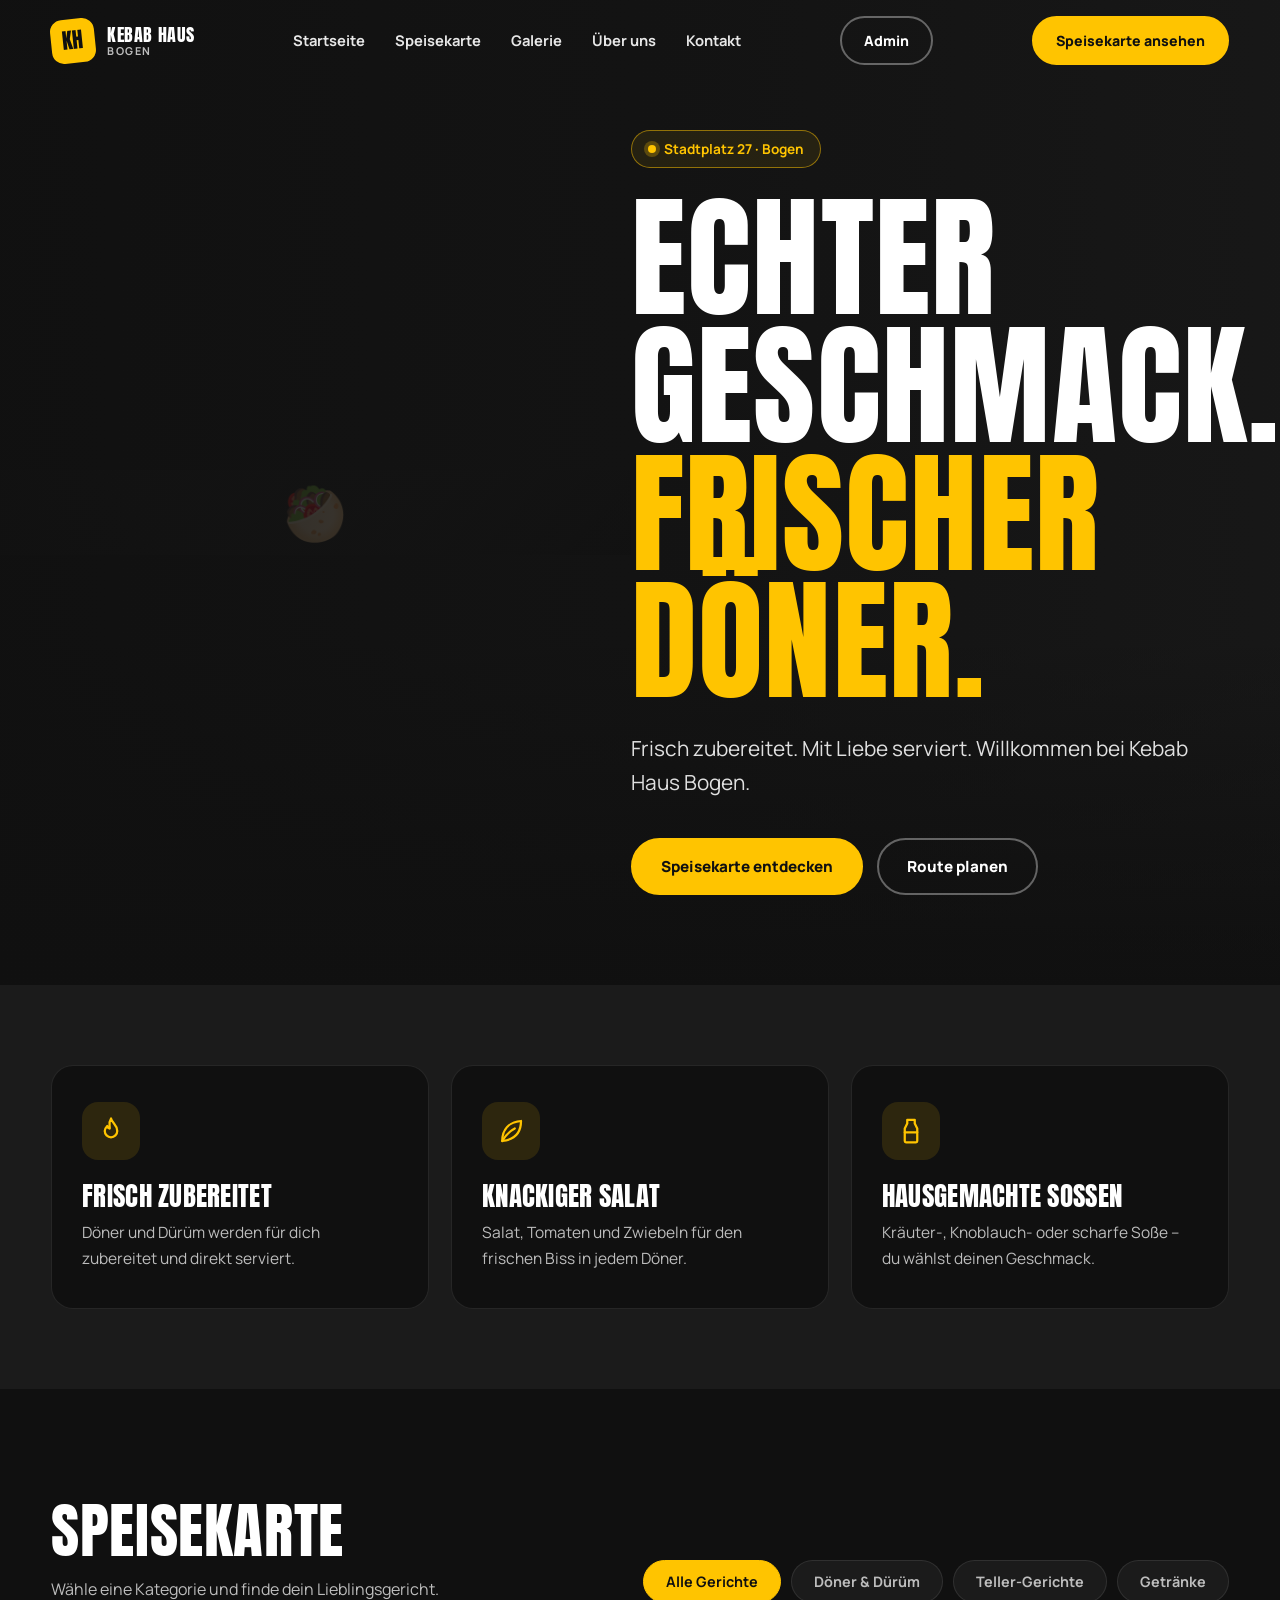
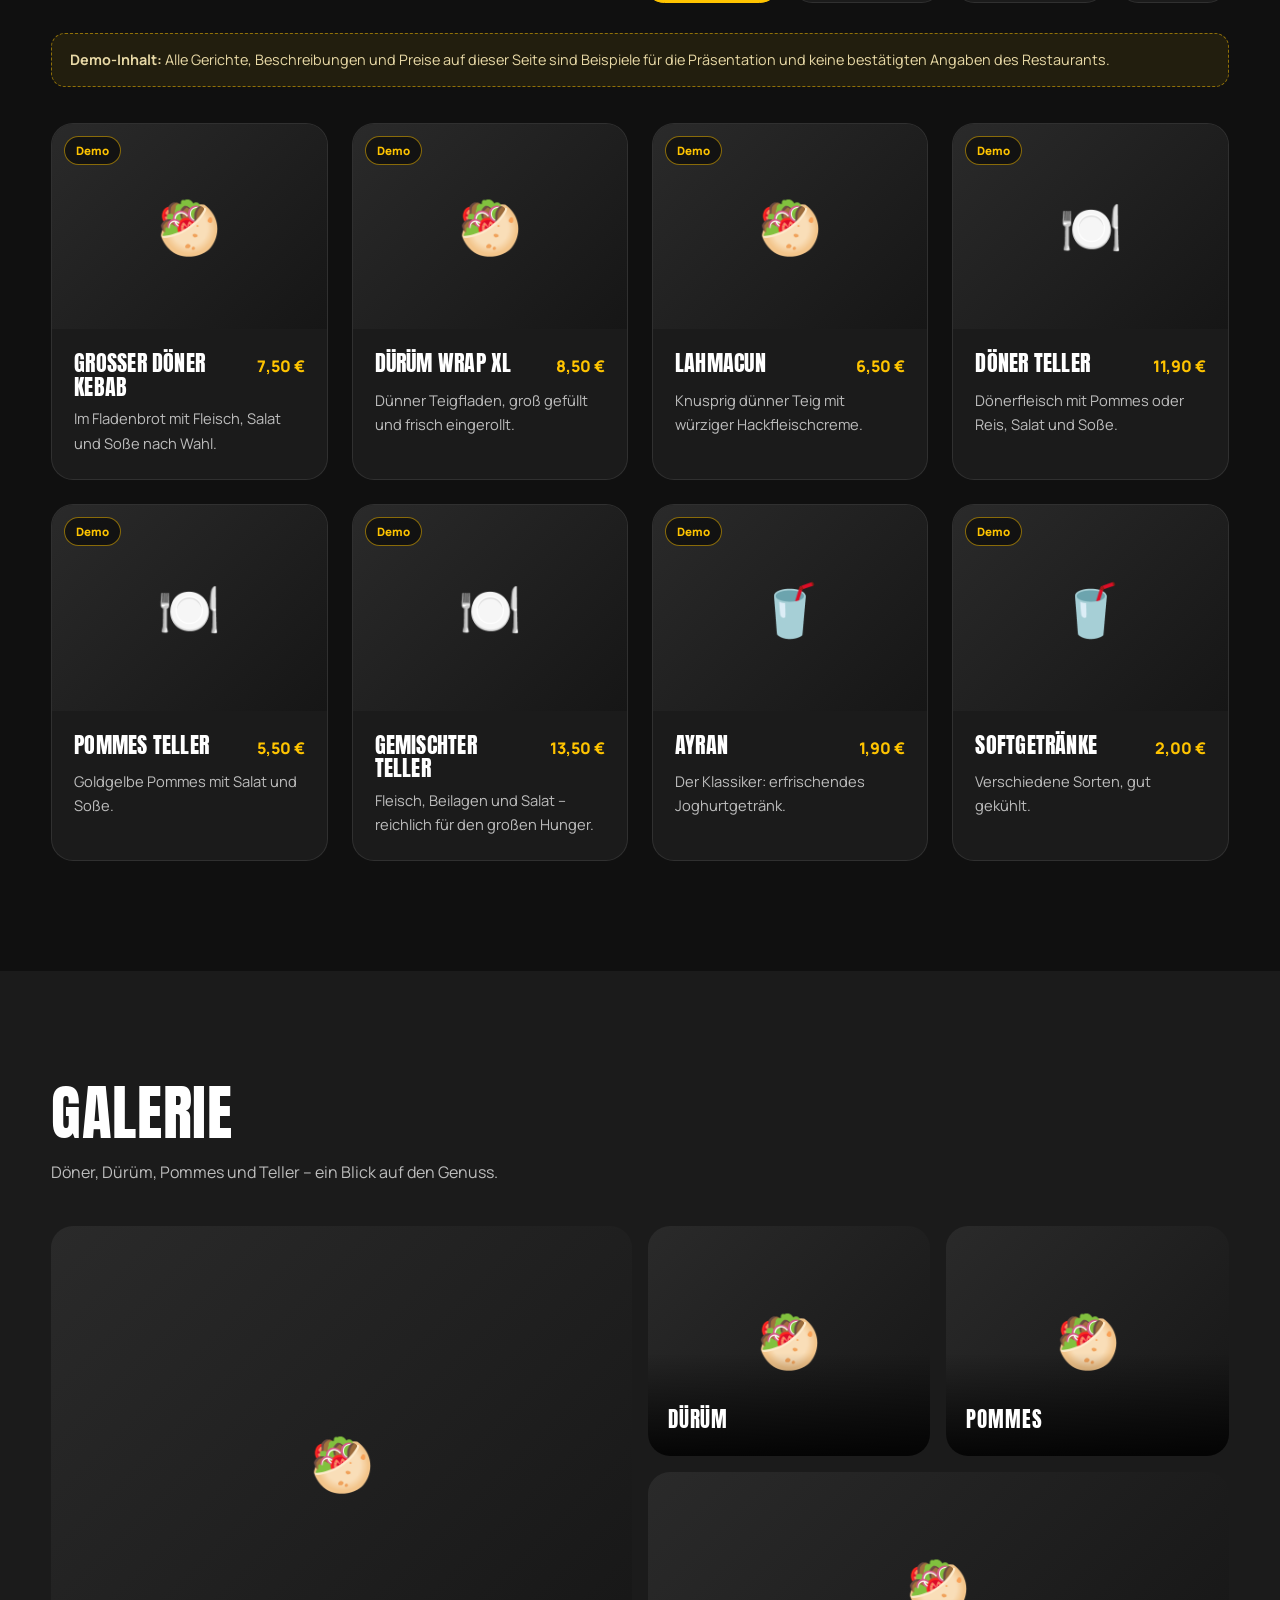
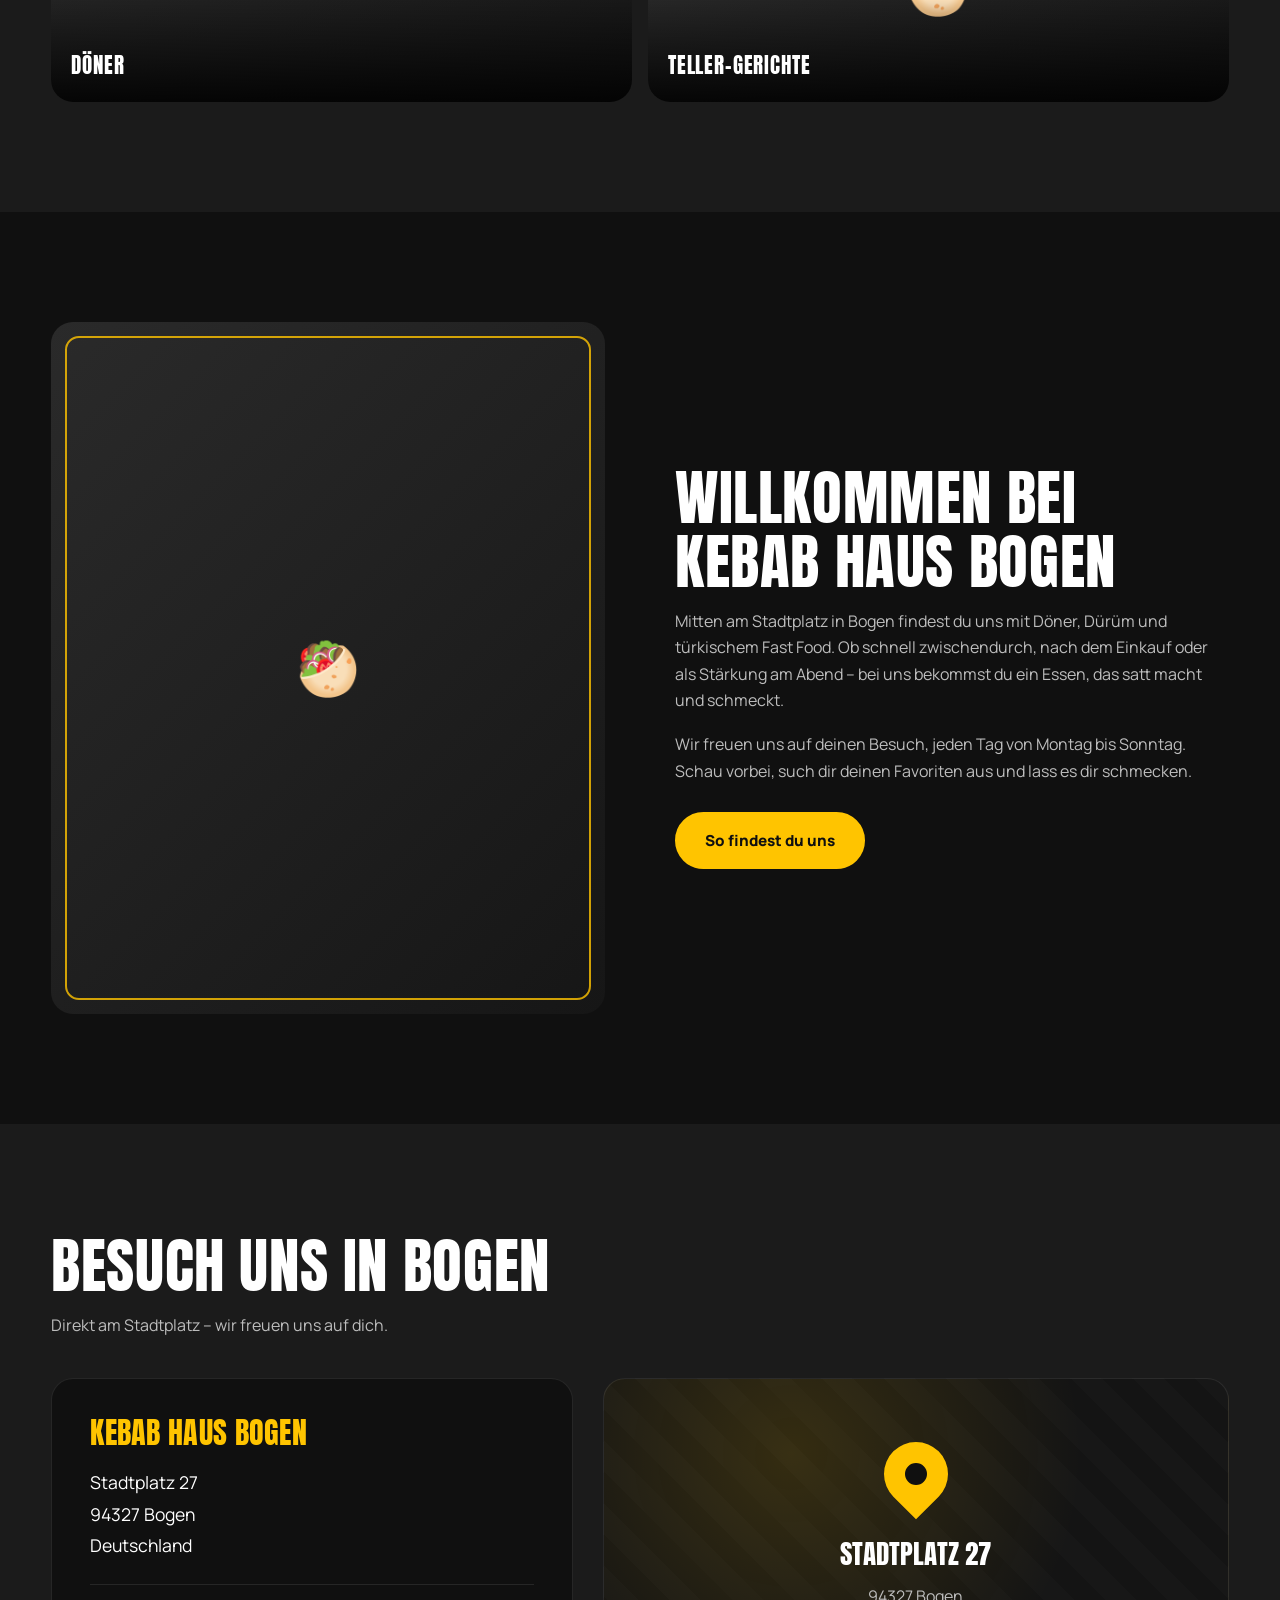
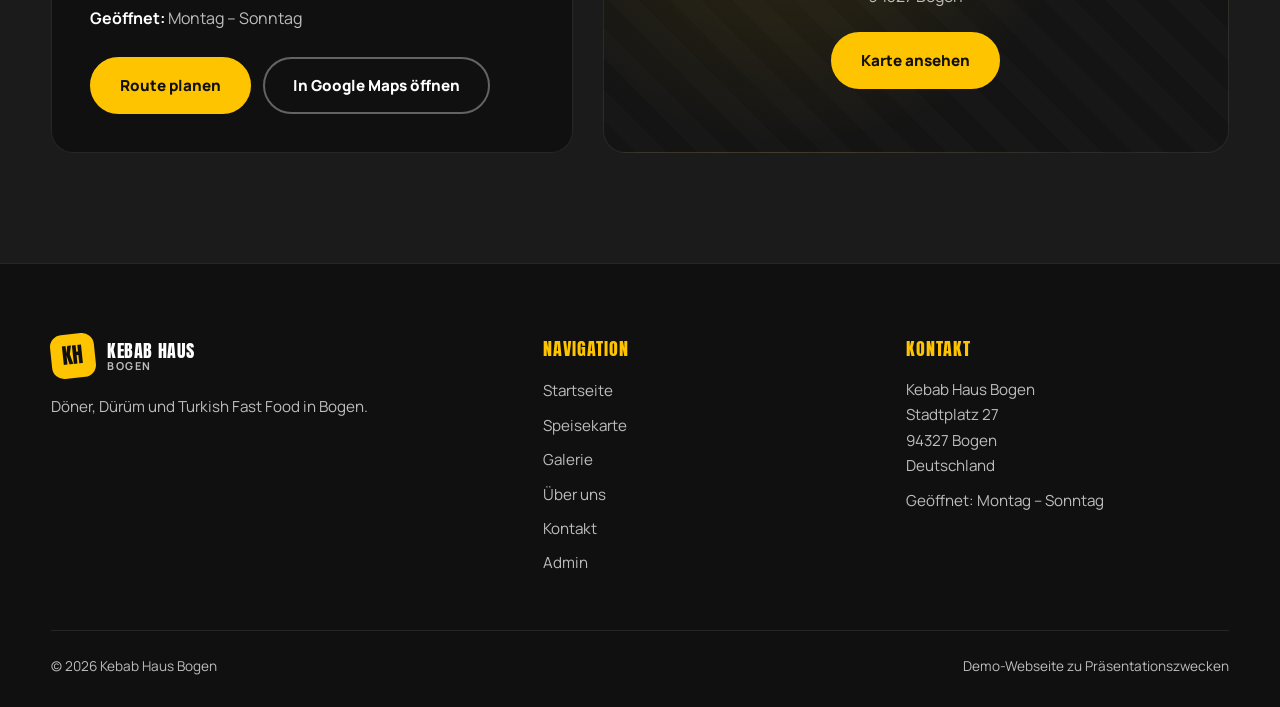
<file: index.html>
<!DOCTYPE html>
<html lang="de">
<head>
<meta charset="UTF-8">
<meta name="viewport" content="width=device-width, initial-scale=1">
<title>Kebab Haus Bogen – Döner, Dürüm & Turkish Fast Food in Bogen</title>
<meta name="description" content="Kebab Haus Bogen am Stadtplatz 27 in 94327 Bogen: Döner, Dürüm und türkisches Fast Food. Täglich Montag bis Sonntag. Jetzt Speisekarte ansehen und Route planen.">
<meta name="theme-color" content="#101010">
<meta property="og:title" content="Kebab Haus Bogen – Echter Geschmack. Frischer Döner.">
<meta property="og:description" content="Döner, Dürüm und Turkish Fast Food am Stadtplatz 27 in Bogen.">
<meta property="og:type" content="website">
<link rel="icon" href="data:image/svg+xml,%3Csvg xmlns='http://www.w3.org/2000/svg' viewBox='0 0 64 64'%3E%3Crect width='64' height='64' rx='14' fill='%23FFC400'/%3E%3Ctext x='32' y='44' font-size='30' font-weight='900' text-anchor='middle' fill='%23101010' font-family='Arial'%3EKH%3C/text%3E%3C/svg%3E">
<link rel="preconnect" href="https://fonts.googleapis.com">
<link rel="preconnect" href="https://fonts.gstatic.com" crossorigin>
<link href="https://fonts.googleapis.com/css2?family=Anton&family=Manrope:wght@400;500;700;800&display=swap" rel="stylesheet">
<script type="application/ld+json">{"@context":"https://schema.org","@type":"Restaurant","name":"Kebab Haus Bogen","servesCuisine":["Döner","Dürüm","Turkish Fast Food"],"address":{"@type":"PostalAddress","streetAddress":"Stadtplatz 27","postalCode":"94327","addressLocality":"Bogen","addressCountry":"DE"}}</script>
<style>
:root{--bg:#101010;--bg2:#1B1B1B;--gold:#FFC400;--tx:#fff;--mut:#BDBDBD;--line:rgba(255,255,255,.09);--r:22px}
*{box-sizing:border-box;margin:0;padding:0}
html{scroll-behavior:smooth;scroll-padding-top:84px}
body{background:var(--bg);color:var(--tx);font-family:'Manrope',system-ui,sans-serif;line-height:1.65;-webkit-font-smoothing:antialiased}
body.menu-open::before{content:"";position:fixed;inset:0;background:rgba(0,0,0,.58);z-index:49}
img{display:block;max-width:100%}
a{color:inherit;text-decoration:none}
:focus-visible{outline:2px solid var(--gold);outline-offset:3px}
.wrap{width:min(1180px,92%);margin-inline:auto}
section{padding:110px 0}
h1,h2,h3{font-family:'Anton',Impact,sans-serif;font-weight:400;letter-spacing:.01em;line-height:1.05;text-transform:uppercase}
h2{font-size:clamp(2.2rem,5vw,3.8rem);margin-bottom:14px}
.lead{color:var(--mut);max-width:60ch}
.btn{display:inline-flex;align-items:center;justify-content:center;gap:8px;padding:14px 28px;border-radius:999px;font-weight:800;font-size:.95rem;border:2px solid var(--gold);cursor:pointer;transition:.25s;font-family:inherit}
.btn-y{background:var(--gold);color:#101010}
.btn-y:hover{background:#ffd43b;transform:translateY(-2px);box-shadow:0 10px 30px rgba(255,196,0,.3)}
.btn-o{background:transparent;color:var(--tx);border-color:rgba(255,255,255,.35)}
.btn-o:hover{border-color:var(--gold);color:var(--gold)}
.logo{display:flex;align-items:center;gap:12px}
.logo-mark{width:44px;height:44px;border-radius:12px;background:var(--gold);color:#101010;display:grid;place-items:center;font-family:'Anton';font-size:1.35rem;transform:rotate(-6deg);flex:none}
.logo-txt{font-family:'Anton';text-transform:uppercase;font-size:1.15rem;line-height:1.05;letter-spacing:.03em}
.logo-txt small{display:block;font-family:'Manrope';font-size:.68rem;color:var(--mut);letter-spacing:.14em;font-weight:700}
/* header */
header{position:fixed;inset:0 0 auto 0;z-index:50;transition:.3s;padding:16px 0}
header.sc{background:rgba(16,16,16,.92);backdrop-filter:blur(14px);padding:10px 0;border-bottom:1px solid var(--line)}
.nav{display:flex;align-items:center;justify-content:space-between;gap:20px}
.nav ul{display:flex;gap:30px;list-style:none}
.nav ul a{font-weight:700;font-size:.92rem;color:#e8e8e8;position:relative;padding:4px 0}
.nav ul a::after{content:"";position:absolute;left:0;bottom:-2px;height:2px;width:0;background:var(--gold);transition:.25s}
.nav ul a:hover::after{width:100%}
.nav .btn{padding:11px 22px;font-size:.88rem}
.mob{display:none}
.burger{display:none;background:none;border:0;width:44px;height:44px;cursor:pointer;position:relative}
.burger span{position:absolute;left:10px;right:10px;height:2px;background:#fff;transition:.3s}
.burger span:nth-child(1){top:15px}.burger span:nth-child(2){top:21px}.burger span:nth-child(3){top:27px}
.burger.on span:nth-child(1){top:21px;transform:rotate(45deg)}
.burger.on span:nth-child(2){opacity:0}
.burger.on span:nth-child(3){top:21px;transform:rotate(-45deg)}
/* hero */
.hero{min-height:100svh;display:flex;align-items:center;position:relative;padding:130px 0 90px;overflow:hidden;background:#1B1B1B}
.hero-img{position:absolute;inset:0;width:100%;height:100%;object-fit:cover;animation:zoom 18s ease-out both}
@keyframes zoom{from{transform:scale(1.12)}to{transform:scale(1)}}
.hero::before{content:"";position:absolute;inset:0;z-index:1;background:linear-gradient(90deg,rgba(16,16,16,.95) 0%,rgba(16,16,16,.7) 55%,rgba(16,16,16,.35) 100%),linear-gradient(0deg,#101010 0%,transparent 35%)}
.hero .wrap{position:relative;z-index:2}
.badge{display:inline-flex;align-items:center;gap:8px;border:1px solid rgba(255,196,0,.5);color:var(--gold);padding:7px 16px;border-radius:999px;font-weight:700;font-size:.85rem;background:rgba(255,196,0,.08);margin-bottom:26px}
.badge i{width:8px;height:8px;border-radius:50%;background:var(--gold);box-shadow:0 0 0 4px rgba(255,196,0,.25)}
.hero h1{font-size:clamp(3.2rem,10.5vw,8.6rem);line-height:.95;max-width:11ch}
.hero h1 span{display:block;color:var(--gold)}
.hero p{font-size:clamp(1.05rem,2vw,1.3rem);color:#e0e0e0;max-width:46ch;margin:26px 0 38px}
.hero .row{display:flex;flex-wrap:wrap;gap:14px}
.hero h1,.hero p,.hero .row,.badge{animation:up .9s cubic-bezier(.2,.7,.2,1) both}
.badge{animation-delay:.05s}.hero h1{animation-delay:.15s}.hero p{animation-delay:.3s}.hero .row{animation-delay:.45s}
@keyframes up{from{opacity:0;transform:translateY(30px)}to{opacity:1;transform:none}}
/* features */
.features{background:var(--bg2);padding:80px 0}
.fgrid{display:grid;grid-template-columns:repeat(3,1fr);gap:22px}
.fcard{background:var(--bg);border:1px solid var(--line);border-radius:var(--r);padding:36px 30px;transition:.3s}
.fcard:hover{border-color:var(--gold);transform:translateY(-6px)}
.fic{width:58px;height:58px;border-radius:16px;background:rgba(255,196,0,.12);display:grid;place-items:center;margin-bottom:22px}
.fic svg{width:30px;height:30px;stroke:var(--gold);fill:none;stroke-width:1.8;stroke-linecap:round;stroke-linejoin:round}
.fcard h3{font-size:1.7rem;margin-bottom:10px}
.fcard p{color:var(--mut);font-size:.97rem}
/* menu */
.mhead{display:flex;flex-wrap:wrap;justify-content:space-between;align-items:end;gap:28px;margin-bottom:30px}
.filters{display:flex;flex-wrap:wrap;gap:10px}
.fb{background:var(--bg2);color:var(--mut);border:1px solid var(--line);padding:11px 22px;border-radius:999px;font:700 .9rem 'Manrope';cursor:pointer;transition:.25s}
.fb:hover{color:#fff;border-color:rgba(255,196,0,.5)}
.fb.on{background:var(--gold);color:#101010;border-color:var(--gold)}
.demo-note{background:rgba(255,196,0,.08);border:1px dashed rgba(255,196,0,.5);border-radius:14px;padding:14px 18px;font-size:.9rem;color:#e8d9a6;margin-bottom:36px}
.mgrid{display:grid;grid-template-columns:repeat(auto-fill,minmax(270px,1fr));gap:24px}
.mcard{background:var(--bg2);border:1px solid var(--line);border-radius:var(--r);overflow:hidden;transition:.35s;display:flex;flex-direction:column}
.mcard:hover{transform:translateY(-8px);border-color:rgba(255,196,0,.6);box-shadow:0 22px 50px rgba(0,0,0,.5)}
.mcard.hide{display:none}
.mimg{aspect-ratio:4/3;overflow:hidden;background:#242424;position:relative}
.mimg img{width:100%;height:100%;object-fit:cover;transition:transform .6s}
.mcard:hover .mimg img{transform:scale(1.08)}
.tag{position:absolute;top:12px;left:12px;background:rgba(16,16,16,.85);border:1px solid rgba(255,196,0,.5);color:var(--gold);font-size:.72rem;font-weight:800;padding:4px 11px;border-radius:999px}
.mbody{padding:22px 22px 24px;display:flex;flex-direction:column;gap:8px;flex:1}
.mtop{display:flex;justify-content:space-between;gap:12px;align-items:baseline}
.mbody h3{font-size:1.4rem}
.price{color:var(--gold);font-weight:800;white-space:nowrap}
.mbody p{color:var(--mut);font-size:.92rem}
.ph{display:grid;place-items:center;width:100%;height:100%;font-size:3.2rem;background:linear-gradient(135deg,#2a2a2a,#161616)}
/* gallery */
.gal{background:var(--bg2)}
.ggrid{display:grid;grid-template-columns:repeat(4,1fr);grid-auto-rows:230px;gap:16px;margin-top:40px}
.gi{position:relative;border-radius:var(--r);overflow:hidden;background:#242424}
.gi:nth-child(1){grid-column:span 2;grid-row:span 2}
.gi:nth-child(4){grid-column:span 2}
.gi img{width:100%;height:100%;object-fit:cover;transition:transform .7s}
.gi:hover img{transform:scale(1.07)}
.gi span{position:absolute;left:0;right:0;bottom:0;padding:50px 20px 18px;background:linear-gradient(0deg,rgba(0,0,0,.85),transparent);font-family:'Anton';text-transform:uppercase;font-size:1.3rem;letter-spacing:.04em}
/* about */
.about{display:grid;grid-template-columns:1fr 1fr;gap:70px;align-items:center}
.about-img{border-radius:var(--r);overflow:hidden;aspect-ratio:4/5;background:#242424;position:relative}
.about-img img{width:100%;height:100%;object-fit:cover}
.about-img::after{content:"";position:absolute;inset:14px;border:2px solid var(--gold);border-radius:14px;pointer-events:none;opacity:.8}
.about p{color:var(--mut);margin-bottom:18px;max-width:56ch}
.about .btn{margin-top:10px}
/* contact */
.contact{background:var(--bg2)}
.cgrid{display:grid;grid-template-columns:1fr 1.2fr;gap:30px;margin-top:40px}
.cbox{background:var(--bg);border:1px solid var(--line);border-radius:var(--r);padding:38px}
.cbox h3{font-size:1.9rem;margin-bottom:18px;color:var(--gold)}
.cbox address{font-style:normal;font-size:1.1rem;line-height:1.8;margin-bottom:22px}
.cbox .days{color:var(--mut);margin-bottom:26px;padding-top:20px;border-top:1px solid var(--line)}
.cbox .days b{color:#fff}
.cbox .row{display:flex;flex-wrap:wrap;gap:12px}
.mapcard{border-radius:var(--r);min-height:340px;border:1px solid var(--line);display:grid;place-items:center;text-align:center;padding:30px;background:radial-gradient(circle at 30% 20%,rgba(255,196,0,.14),transparent 55%),repeating-linear-gradient(45deg,#141414 0 22px,#171717 22px 44px)}
.pin{width:64px;height:64px;border-radius:50% 50% 50% 0;background:var(--gold);transform:rotate(-45deg);margin:0 auto 26px;display:grid;place-items:center;animation:bob 2.4s ease-in-out infinite}
.pin::after{content:"";width:22px;height:22px;border-radius:50%;background:#101010}
@keyframes bob{50%{translate:0 -8px}}
.mapcard p{color:var(--mut);margin:6px 0 22px}
.mapcard strong{font-family:'Anton';font-size:1.7rem;text-transform:uppercase;font-weight:400}
/* footer */
footer{padding:70px 0 30px;border-top:1px solid var(--line)}
.fgr{display:grid;grid-template-columns:1.4fr 1fr 1fr;gap:40px;margin-bottom:46px}
footer h4{font-family:'Anton';font-weight:400;text-transform:uppercase;letter-spacing:.05em;font-size:1.1rem;margin-bottom:14px;color:var(--gold)}
footer li{list-style:none;margin-bottom:8px}
footer li a,footer address,footer p{color:var(--mut);font-style:normal;font-size:.95rem}
footer li a:hover{color:var(--gold)}
.fbot{border-top:1px solid var(--line);padding-top:24px;color:var(--mut);font-size:.85rem;display:flex;flex-wrap:wrap;justify-content:space-between;gap:10px}
.fgr .logo{margin-bottom:16px}
/* reveal (one orchestrated, light touch) */
.rv{opacity:0;transform:translateY(26px);transition:opacity .8s,transform .8s cubic-bezier(.2,.7,.2,1)}
.rv.in{opacity:1;transform:none}
/* responsive */
@media(max-width:960px){
 section{padding:80px 0}
 .burger{display:block}
 .mob{display:list-item}
 .nav .btn.hd{display:none}
 .nav ul{position:fixed;inset:0 0 0 auto;width:min(78vw,350px);height:100vh;height:100dvh;background:#101010;flex-direction:column;justify-content:flex-start;gap:0;padding:calc(100px + env(safe-area-inset-top)) 28px 30px;transform:translateX(100%);transition:transform .35s ease;border-left:1px solid rgba(255,255,255,.12);z-index:55;overflow-y:auto;box-shadow:-18px 0 50px rgba(0,0,0,.35)}
 .nav ul.open{transform:translateX(0)}
 .nav ul li{width:100%;border-bottom:1px solid rgba(255,255,255,.1)}
 .nav ul a{font-size:1.2rem;display:block;padding:17px 4px;color:#fff}
 .nav ul a:hover,.nav ul a:focus-visible{color:var(--gold)}
 .burger{z-index:60}
 .fgrid,.about,.cgrid{grid-template-columns:1fr}
 .about{gap:40px}
 .ggrid{grid-template-columns:repeat(2,1fr);grid-auto-rows:190px}
 .gi:nth-child(1){grid-column:span 2;grid-row:span 2}
 .gi:nth-child(4){grid-column:span 2}
 .fgr{grid-template-columns:1fr 1fr}.fgr>div:first-child{grid-column:span 2}
}
@media(max-width:520px){
 .logo-txt small{display:none}
 .hero .btn{width:100%}
 .cbox{padding:28px 22px}
 .fgr{grid-template-columns:1fr}.fgr>div:first-child{grid-column:auto}
}
@media(prefers-reduced-motion:reduce){*{animation:none!important;transition:none!important}html{scroll-behavior:auto}.rv{opacity:1;transform:none}}
</style>
</head>
<body>

<header id="hd">
 <div class="wrap nav">
  <a href="#start" class="logo" aria-label="Kebab Haus Bogen – Startseite">
   <span class="logo-mark">KH</span>
   <span class="logo-txt">Kebab Haus<small>BOGEN</small></span>
  </a>
  <ul id="menu">
   <li><a href="#start">Startseite</a></li>
   <li><a href="#speisekarte">Speisekarte</a></li>
   <li><a href="#galerie">Galerie</a></li>
   <li><a href="#ueber-uns">Über uns</a></li>
   <li><a href="#kontakt">Kontakt</a></li>
   <li class="mob"><a href="admin.html">Admin</a></li>
  </ul>
  <a href="admin.html" class="btn btn-o hd">Admin</a>
  <a href="#speisekarte" class="btn btn-y hd">Speisekarte ansehen</a>
  <button class="burger" id="burger" aria-label="Menü öffnen" aria-expanded="false" aria-controls="menu"><span></span><span></span><span></span></button>
 </div>
</header>

<main>
<section class="hero" id="start">
 <img class="hero-img" data-img="https://images.unsplash.com/photo-1529006557810-274b9b2fc783?auto=format&fit=crop&w=1800&q=75" alt="Frisch zubereiteter Döner Kebab" fetchpriority="high">
 <div class="wrap">
  <div class="badge"><i></i>Stadtplatz 27 · Bogen</div>
  <h1>Echter Geschmack. <span>Frischer Döner.</span></h1>
  <p>Frisch zubereitet. Mit Liebe serviert. Willkommen bei Kebab Haus Bogen.</p>
  <div class="row">
   <a href="#speisekarte" class="btn btn-y">Speisekarte entdecken</a>
   <a href="https://www.google.com/maps/dir/?api=1&destination=Stadtplatz+27,+94327+Bogen,+Germany" target="_blank" rel="noopener" class="btn btn-o">Route planen</a>
  </div>
 </div>
</section>

<section class="features">
 <div class="wrap fgrid">
  <article class="fcard rv">
   <div class="fic"><svg viewBox="0 0 24 24"><path d="M12 2c1 4 5 5 5 10a5 5 0 0 1-10 0c0-2 1-3 2-4 .5 1.5 1.5 2 2 2 0-3-1-5 1-8z"/></svg></div>
   <h3>Frisch zubereitet</h3><p>Döner und Dürüm werden für dich zubereitet und direkt serviert.</p>
  </article>
  <article class="fcard rv">
   <div class="fic"><svg viewBox="0 0 24 24"><path d="M5 20c0-9 5-15 15-16 0 10-6 15-15 16z"/><path d="M5 20c3-5 6-8 10-10"/></svg></div>
   <h3>Knackiger Salat</h3><p>Salat, Tomaten und Zwiebeln für den frischen Biss in jedem Döner.</p>
  </article>
  <article class="fcard rv">
   <div class="fic"><svg viewBox="0 0 24 24"><path d="M9 3h6v3l2 4v10a1 1 0 0 1-1 1H8a1 1 0 0 1-1-1V10l2-4z"/><path d="M7 13h10"/></svg></div>
   <h3>Hausgemachte Soßen</h3><p>Kräuter-, Knoblauch- oder scharfe Soße – du wählst deinen Geschmack.</p>
  </article>
 </div>
</section>

<section id="speisekarte">
 <div class="wrap">
  <div class="mhead">
   <div class="rv"><h2>Speisekarte</h2><p class="lead">Wähle eine Kategorie und finde dein Lieblingsgericht.</p></div>
   <div class="filters rv" role="group" aria-label="Kategorien filtern">
    <button class="fb on" data-f="all">Alle Gerichte</button>
    <button class="fb" data-f="doener">Döner &amp; Dürüm</button>
    <button class="fb" data-f="teller">Teller-Gerichte</button>
    <button class="fb" data-f="drinks">Getränke</button>
   </div>
  </div>
  <p class="demo-note"><b>Demo-Inhalt:</b> Alle Gerichte, Beschreibungen und Preise auf dieser Seite sind Beispiele für die Präsentation und keine bestätigten Angaben des Restaurants.</p>
  <div class="mgrid" id="mgrid"></div>
 </div>
</section>

<section class="gal" id="galerie">
 <div class="wrap">
  <div class="rv"><h2>Galerie</h2><p class="lead">Döner, Dürüm, Pommes und Teller – ein Blick auf den Genuss.</p></div>
  <div class="ggrid">
   <figure class="gi"><img data-img="https://images.unsplash.com/photo-1529006557810-274b9b2fc783?auto=format&fit=crop&w=1000&q=75" alt="Döner im Fladenbrot"><span>Döner</span></figure>
   <figure class="gi"><img data-img="https://images.unsplash.com/photo-1626700051175-6818013e1d4f?auto=format&fit=crop&w=700&q=75" alt="Dürüm Wrap"><span>Dürüm</span></figure>
   <figure class="gi"><img data-img="https://images.unsplash.com/photo-1630384060421-cb20d0e0649d?auto=format&fit=crop&w=700&q=75" alt="Pommes frites"><span>Pommes</span></figure>
   <figure class="gi"><img data-img="https://images.unsplash.com/photo-1544025162-d76694265947?auto=format&fit=crop&w=1000&q=75" alt="Teller mit Fleisch und Beilagen"><span>Teller-Gerichte</span></figure>
  </div>
 </div>
</section>

<section id="ueber-uns">
 <div class="wrap about">
  <div class="about-img rv"><img data-img="https://images.unsplash.com/photo-1561651823-34feb02250e4?auto=format&fit=crop&w=900&q=75" alt="Döner Kebab mit frischem Salat"></div>
  <div class="rv">
   <h2>Willkommen bei Kebab Haus Bogen</h2>
   <p>Mitten am Stadtplatz in Bogen findest du uns mit Döner, Dürüm und türkischem Fast Food. Ob schnell zwischendurch, nach dem Einkauf oder als Stärkung am Abend – bei uns bekommst du ein Essen, das satt macht und schmeckt.</p>
   <p>Wir freuen uns auf deinen Besuch, jeden Tag von Montag bis Sonntag. Schau vorbei, such dir deinen Favoriten aus und lass es dir schmecken.</p>
   <a href="#kontakt" class="btn btn-y">So findest du uns</a>
  </div>
 </div>
</section>

<section class="contact" id="kontakt">
 <div class="wrap">
  <div class="rv"><h2>Besuch uns in Bogen</h2><p class="lead">Direkt am Stadtplatz – wir freuen uns auf dich.</p></div>
  <div class="cgrid">
   <div class="cbox rv">
    <h3>Kebab Haus Bogen</h3>
    <address>Stadtplatz 27<br>94327 Bogen<br>Deutschland</address>
    <p class="days"><b>Geöffnet:</b> Montag – Sonntag</p>
    <div class="row">
     <a class="btn btn-y" target="_blank" rel="noopener" href="https://www.google.com/maps/dir/?api=1&destination=Stadtplatz+27,+94327+Bogen,+Germany">Route planen</a>
     <a class="btn btn-o" target="_blank" rel="noopener" href="https://www.google.com/maps/search/?api=1&query=Kebab+Haus+Bogen+Stadtplatz+27+94327+Bogen">In Google Maps öffnen</a>
    </div>
   </div>
   <div class="mapcard rv">
    <div>
     <div class="pin"></div>
     <strong>Stadtplatz 27</strong>
     <p>94327 Bogen</p>
     <a class="btn btn-y" target="_blank" rel="noopener" href="https://www.google.com/maps/search/?api=1&query=Stadtplatz+27+94327+Bogen+Germany">Karte ansehen</a>
    </div>
   </div>
  </div>
 </div>
</section>
</main>

<footer>
 <div class="wrap">
  <div class="fgr">
   <div>
    <a href="#start" class="logo"><span class="logo-mark">KH</span><span class="logo-txt">Kebab Haus<small>BOGEN</small></span></a>
    <p>Döner, Dürüm und Turkish Fast Food in Bogen.</p>
   </div>
   <div>
    <h4>Navigation</h4>
    <ul>
     <li><a href="#start">Startseite</a></li>
     <li><a href="#speisekarte">Speisekarte</a></li>
     <li><a href="#galerie">Galerie</a></li>
     <li><a href="#ueber-uns">Über uns</a></li>
     <li><a href="#kontakt">Kontakt</a></li>
     <li><a href="admin.html">Admin</a></li>
    </ul>
   </div>
   <div>
    <h4>Kontakt</h4>
    <address>Kebab Haus Bogen<br>Stadtplatz 27<br>94327 Bogen<br>Deutschland</address>
    <p style="margin-top:10px">Geöffnet: Montag – Sonntag</p>
   </div>
  </div>
  <div class="fbot"><span>© 2026 Kebab Haus Bogen</span><span>Demo-Webseite zu Präsentationszwecken</span></div>
 </div>
</footer>

<script src="menu.js"></script>
<script>
(function(){
 var M=window.KHMenu,g=document.getElementById('mgrid'),cur='all';
 function fb(img){img.onerror=null;var p=img.parentNode,d=document.createElement('div');d.className='ph';d.textContent=img.dataset.e||'🥙';d.setAttribute('role','img');d.setAttribute('aria-label',img.alt);p.replaceChild(d,img)}
 function load(img){img.onerror=function(){fb(img)};img.src=img.dataset.img}
 function apply(){g.querySelectorAll('.mcard').forEach(function(c){c.classList.toggle('hide',cur!=='all'&&c.dataset.c!==cur)})}
 function render(){
  var items=M.load(),e=M.esc;
  g.innerHTML=items.length?items.map(function(x){
   var em=M.EMOJI[x.c]||'🥙';
   return '<article class="mcard" data-c="'+e(x.c)+'"><div class="mimg">'+(x.img?'<img data-img="'+e(x.img)+'" data-e="'+em+'" alt="'+e(x.n)+'" loading="lazy" width="700" height="525">':'<div class="ph">'+em+'</div>')+'<span class="tag">Demo</span></div><div class="mbody"><div class="mtop"><h3>'+e(x.n)+'</h3><span class="price">'+M.fmt(x.p)+'</span></div><p>'+e(x.d)+'</p></div></article>'}).join(''):'<p class="lead">Aktuell sind keine Gerichte vorhanden.</p>';
  g.querySelectorAll('img[data-img]').forEach(load);
  apply();
 }
 document.querySelectorAll('.hero-img,.gi img,.about-img img').forEach(function(im){if(im.getAttribute('fetchpriority')!=='high')im.loading='lazy';load(im)});
 render();
 window.addEventListener('storage',function(e){if(e.key===M.KEY)render()});
 var btns=document.querySelectorAll('.fb');
 btns.forEach(function(b){b.addEventListener('click',function(){
  btns.forEach(function(o){o.classList.remove('on')});b.classList.add('on');cur=b.dataset.f;apply();
 })});
 // header + menu
 var hd=document.getElementById('hd'),bg=document.getElementById('burger'),mn=document.getElementById('menu');
 function sc(){hd.classList.toggle('sc',window.scrollY>40)}sc();window.addEventListener('scroll',sc,{passive:true});
 function tog(o){mn.classList.toggle('open',o);document.body.classList.toggle('menu-open',o);bg.classList.toggle('on',o);bg.setAttribute('aria-expanded',o);bg.setAttribute('aria-label',o?'Menü schließen':'Menü öffnen')}
 bg.addEventListener('click',function(){tog(!mn.classList.contains('open'))});
 document.addEventListener('click',function(e){if(mn.classList.contains('open')&&!mn.contains(e.target)&&!bg.contains(e.target))tog(false)});
 mn.querySelectorAll('a').forEach(function(a){a.addEventListener('click',function(){tog(false)})});
 document.addEventListener('keydown',function(e){if(e.key==='Escape')tog(false)});
 // reveal
 var rv=document.querySelectorAll('.rv');
 if('IntersectionObserver' in window){var io=new IntersectionObserver(function(es){es.forEach(function(e){if(e.isIntersecting){e.target.classList.add('in');io.unobserve(e.target)}})},{threshold:.12});rv.forEach(function(el){io.observe(el)})}
 else rv.forEach(function(el){el.classList.add('in')});
})();
</script>
</body>
</html>
</file>
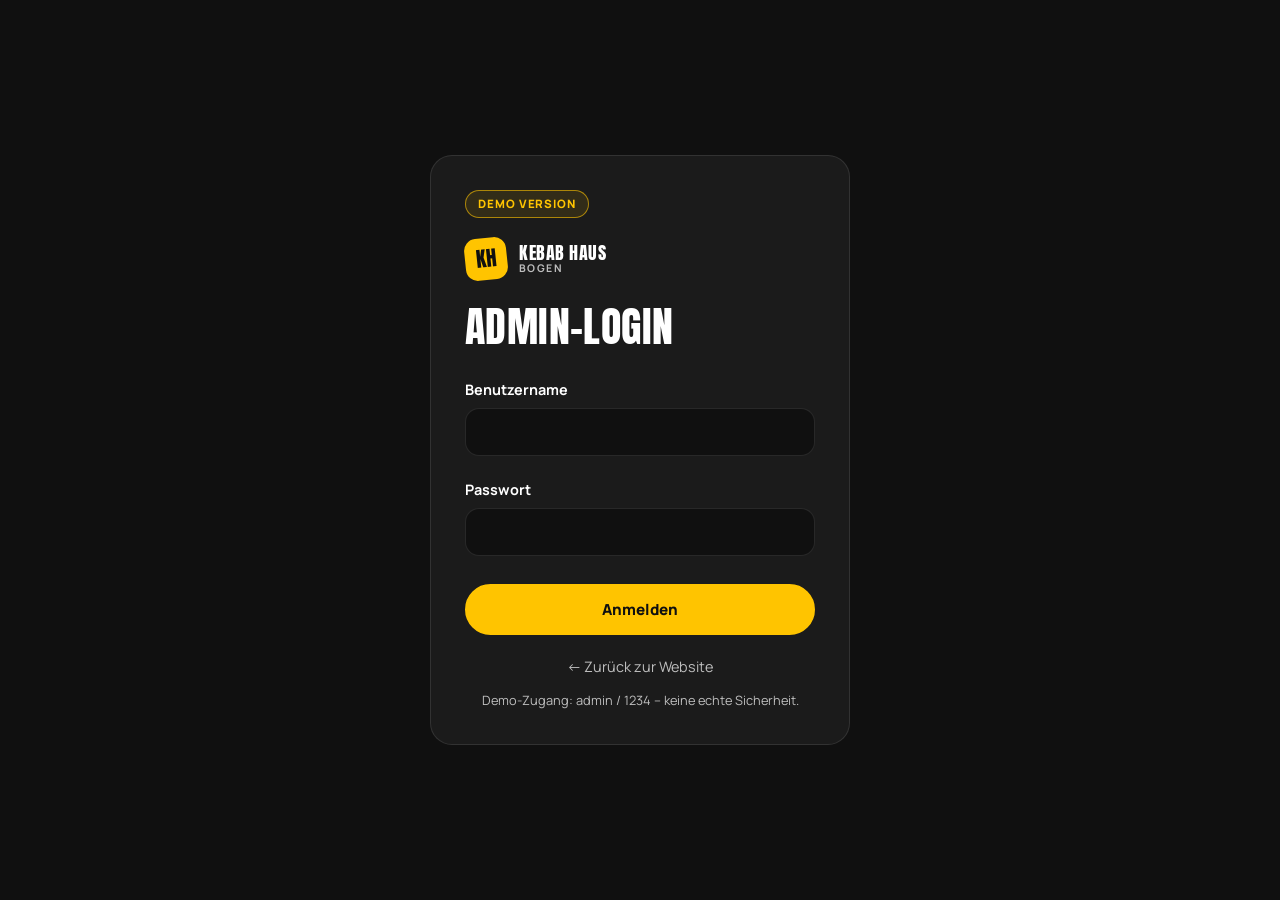
<file: admin.html>
<!DOCTYPE html>
<html lang="de">
<head>
<meta charset="UTF-8">
<meta name="viewport" content="width=device-width, initial-scale=1">
<meta name="robots" content="noindex,nofollow">
<title>Admin – Kebab Haus Bogen (DEMO VERSION)</title>
<link rel="icon" href="data:image/svg+xml,%3Csvg xmlns='http://www.w3.org/2000/svg' viewBox='0 0 64 64'%3E%3Crect width='64' height='64' rx='14' fill='%23FFC400'/%3E%3Ctext x='32' y='44' font-size='30' font-weight='900' text-anchor='middle' fill='%23101010' font-family='Arial'%3EKH%3C/text%3E%3C/svg%3E">
<link rel="preconnect" href="https://fonts.googleapis.com">
<link rel="preconnect" href="https://fonts.gstatic.com" crossorigin>
<link href="https://fonts.googleapis.com/css2?family=Anton&family=Manrope:wght@400;500;700;800&display=swap" rel="stylesheet">
<link rel="stylesheet" href="admin.css">
</head>
<body>

<main id="login" class="center" hidden>
 <form id="lf" class="box login">
  <span class="demo">DEMO VERSION</span>
  <div class="logo"><span class="logo-mark">KH</span><span class="logo-txt">Kebab Haus<small>BOGEN</small></span></div>
  <h1>Admin-Login</h1>
  <label>Benutzername<input id="lu" name="username" type="text" required autocomplete="username" autocapitalize="none" autocorrect="off" spellcheck="false"></label>
  <label>Passwort<input id="lp" name="password" type="password" required autocomplete="current-password" enterkeyhint="go"></label>
  <p id="lerr" class="err" hidden>Benutzername oder Passwort ist falsch.</p>
  <button class="btn btn-y" type="submit">Anmelden</button>
  <a class="back" href="index.html">← Zurück zur Website</a>
  <p class="hint">Demo-Zugang: admin / 1234 – keine echte Sicherheit.</p>
 </form>
</main>

<div id="app" hidden>
 <header class="bar">
  <div class="wrap row">
   <div class="logo"><span class="logo-mark">KH</span><span class="logo-txt">Kebab Haus<small>BOGEN</small></span></div>
   <span class="demo">DEMO VERSION</span>
   <div class="spacer"></div>
   <a class="btn btn-o sm" href="index.html" target="_blank" rel="noopener">Website ansehen</a>
   <button class="btn btn-o sm" id="logout" type="button">Abmelden</button>
  </div>
 </header>
 <main class="wrap">
  <div class="head">
   <div><h1>Speisekarte verwalten</h1><p class="mut">Änderungen erscheinen sofort auf der Website.</p></div>
   <button class="btn btn-y" id="add" type="button">+ Gericht hinzufügen</button>
  </div>
  <form id="cat-form" class="category-form">
   <label for="cat-name">Neue Kategorie</label>
   <div class="row">
    <input id="cat-name" maxlength="40" placeholder="z. B. Kategorie 1" required>
    <button class="btn btn-o" type="submit">+ Kategorie hinzufügen</button>
   </div>
   <p id="cat-err" class="err" hidden></p>
  </form>
  <div id="list" class="list"></div>
 </main>
</div>

<dialog id="dlg">
 <form id="df" class="box">
  <h2 id="dt">Neues Gericht</h2>
  <label>Name der Speise<input id="fn" required maxlength="60"></label>
  <label>Beschreibung<textarea id="fd" rows="3" maxlength="200"></textarea></label>
  <div class="two">
   <label>Preis €<input id="fp" inputmode="decimal" placeholder="7,50" required></label>
   <label>Kategorie<select id="fc"></select></label>
  </div>
  <label>Bild hochladen<span class="file-control"><span class="file-button">Datei auswählen</span><span id="file-name" class="file-name">Keine Datei ausgewählt</span><input id="fi" type="file" accept="image/*" aria-label="Bilddatei auswählen"></span></label>
  <img id="prev" alt="Bildvorschau" hidden>
  <p id="ferr" class="err" hidden></p>
  <div class="row end">
   <button class="btn btn-o" id="cancel" type="button">Abbrechen</button>
   <button class="btn btn-y" type="submit">Speichern</button>
  </div>
 </form>
</dialog>
<div id="toast" role="status"></div>
<script src="menu.js"></script>
<script src="admin.js"></script>
</body>
</html>
</file>
<file: admin.css>
:root{--bg:#101010;--bg2:#1B1B1B;--gold:#FFC400;--tx:#fff;--mut:#BDBDBD;--line:rgba(255,255,255,.1);--r:22px}
*{box-sizing:border-box;margin:0;padding:0}
[hidden]{display:none!important}
body{background:var(--bg);color:var(--tx);font-family:'Manrope',system-ui,sans-serif;line-height:1.6;min-height:100vh}
img{display:block;max-width:100%}
a{color:inherit;text-decoration:none}
:focus-visible{outline:2px solid var(--gold);outline-offset:3px}
h1,h2{font-family:'Anton',Impact,sans-serif;font-weight:400;text-transform:uppercase;letter-spacing:.01em;line-height:1.1}
h1{font-size:clamp(1.9rem,4vw,2.6rem)}h2{font-size:1.8rem;margin-bottom:18px}
.mut{color:var(--mut)}
.wrap{width:min(1100px,92%);margin-inline:auto}
.row{display:flex;align-items:center;gap:12px}.row.end{justify-content:flex-end;margin-top:20px}
.spacer{flex:1}
.logo{display:flex;align-items:center;gap:12px}
.logo-mark{width:42px;height:42px;border-radius:12px;background:var(--gold);color:#101010;display:grid;place-items:center;font-family:'Anton';font-size:1.3rem;transform:rotate(-6deg);flex:none}
.logo-txt{font-family:'Anton';text-transform:uppercase;font-size:1.1rem;line-height:1.05;letter-spacing:.03em}
.logo-txt small{display:block;font-family:'Manrope';font-size:.66rem;color:var(--mut);letter-spacing:.14em;font-weight:700}
.demo{display:inline-block;border:1px solid rgba(255,196,0,.6);background:rgba(255,196,0,.1);color:var(--gold);font-size:.72rem;font-weight:800;letter-spacing:.08em;padding:4px 12px;border-radius:999px}
.btn{display:inline-flex;align-items:center;justify-content:center;padding:13px 26px;border-radius:999px;font:800 .95rem 'Manrope';border:2px solid var(--gold);cursor:pointer;transition:.25s;white-space:nowrap}
.btn.sm{padding:9px 18px;font-size:.85rem}
.btn-y{background:var(--gold);color:#101010}
.btn-y:hover{background:#ffd43b;transform:translateY(-2px);box-shadow:0 10px 28px rgba(255,196,0,.28)}
.btn-o{background:transparent;color:var(--tx);border-color:rgba(255,255,255,.3)}
.btn-o:hover{border-color:var(--gold);color:var(--gold)}
.btn-d{background:transparent;color:#ff8a80;border-color:rgba(255,138,128,.4)}
.btn-d:hover{background:#ff5a4d;border-color:#ff5a4d;color:#fff}
.box{background:var(--bg2);border:1px solid var(--line);border-radius:var(--r);padding:34px}
label{display:block;font-weight:700;font-size:.9rem;margin-bottom:16px}
input,textarea,select{display:block;width:100%;margin-top:7px;background:var(--bg);color:var(--tx);border:1px solid var(--line);border-radius:14px;padding:12px 16px;font:500 1rem 'Manrope';transition:.2s}
input:focus,textarea:focus,select:focus{outline:none;border-color:var(--gold)}
.file-control{position:relative;display:flex;align-items:center;gap:12px;width:100%;margin-top:7px;padding:10px;background:var(--bg);border:1px solid var(--line);border-radius:14px;overflow:hidden}
.file-button{flex:none;background:var(--gold);color:#101010;border-radius:999px;padding:7px 16px;font-size:.85rem;font-weight:800}
.file-name{min-width:0;color:var(--mut);font-weight:500;overflow:hidden;text-overflow:ellipsis;white-space:nowrap}
.file-control input[type=file]{position:absolute;inset:0;width:100%;height:100%;margin:0;padding:0;opacity:0;cursor:pointer}
.file-control:focus-within{outline:2px solid var(--gold);outline-offset:2px}
textarea{resize:vertical}
.err{color:#ff8a80;font-size:.9rem;margin-bottom:14px}
/* login */
.center{min-height:100vh;display:grid;place-items:center;padding:24px}
.login{width:min(420px,100%);display:flex;flex-direction:column;gap:6px;position:relative}
.login .demo{align-self:flex-start;margin-bottom:14px}
.login .logo{margin-bottom:18px}
.login h1{margin-bottom:22px}
.login .btn{margin-top:6px}
.back{text-align:center;color:var(--mut);font-size:.9rem;margin-top:14px}.back:hover{color:var(--gold)}
.hint{text-align:center;color:var(--mut);font-size:.8rem;margin-top:6px}
/* app */
.bar{border-bottom:1px solid var(--line);padding:14px 0;position:sticky;top:0;background:rgba(16,16,16,.95);backdrop-filter:blur(12px);z-index:5}
.head{display:flex;flex-wrap:wrap;justify-content:space-between;align-items:center;gap:20px;margin:44px 0 32px}
.category-form{max-width:650px;margin:0 0 32px;padding:20px;background:var(--bg2);border:1px solid var(--line);border-radius:18px}
.category-form label{margin-bottom:8px}.category-form .row{align-items:stretch}.category-form input{margin:0}.category-form .err{margin:10px 0 0}
.list{display:grid;grid-template-columns:repeat(auto-fill,minmax(300px,1fr));gap:20px;padding-bottom:70px}
.item{background:var(--bg2);border:1px solid var(--line);border-radius:var(--r);overflow:hidden;display:flex;flex-direction:column;transition:.25s}
.item:hover{border-color:rgba(255,196,0,.5)}
.thumb{aspect-ratio:16/9;background:#242424;display:grid;place-items:center;font-size:3rem}
.thumb img{width:100%;height:100%;object-fit:cover}
.ib{padding:18px 20px 20px;display:flex;flex-direction:column;gap:6px;flex:1}
.it{display:flex;justify-content:space-between;gap:10px;align-items:baseline}
.it b{font-size:1.1rem}.it span{color:var(--gold);font-weight:800;white-space:nowrap}
.cat{font-size:.78rem;color:var(--mut);font-weight:700}
.ib p{color:var(--mut);font-size:.9rem;flex:1}
.acts{display:flex;gap:10px;margin-top:12px}.acts .btn{flex:1}
.empty{grid-column:1/-1;text-align:center;color:var(--mut);padding:50px 0}
/* dialog */
dialog{border:0;background:none;color:inherit;margin:auto;width:min(520px,94%);max-height:94vh;overflow:auto}
dialog::backdrop{background:rgba(0,0,0,.75);backdrop-filter:blur(4px)}
dialog .box{border-color:rgba(255,196,0,.4)}
.two{display:grid;grid-template-columns:1fr 1fr;gap:14px}
#prev{width:100%;max-height:200px;object-fit:cover;border-radius:14px;margin-bottom:6px}
#toast{position:fixed;left:50%;bottom:28px;transform:translate(-50%,30px);background:var(--gold);color:#101010;font-weight:800;padding:12px 24px;border-radius:999px;opacity:0;pointer-events:none;transition:.3s;z-index:20}
#toast.on{opacity:1;transform:translate(-50%,0)}
@media(max-width:640px){
 .bar .row{flex-wrap:wrap}.bar .spacer{display:none}
 .head .btn{width:100%}.category-form .row{flex-direction:column}.category-form .btn{width:100%}.box{padding:26px 20px}.two{grid-template-columns:1fr;gap:0}
}
@media(prefers-reduced-motion:reduce){*{transition:none!important}}
</file>
